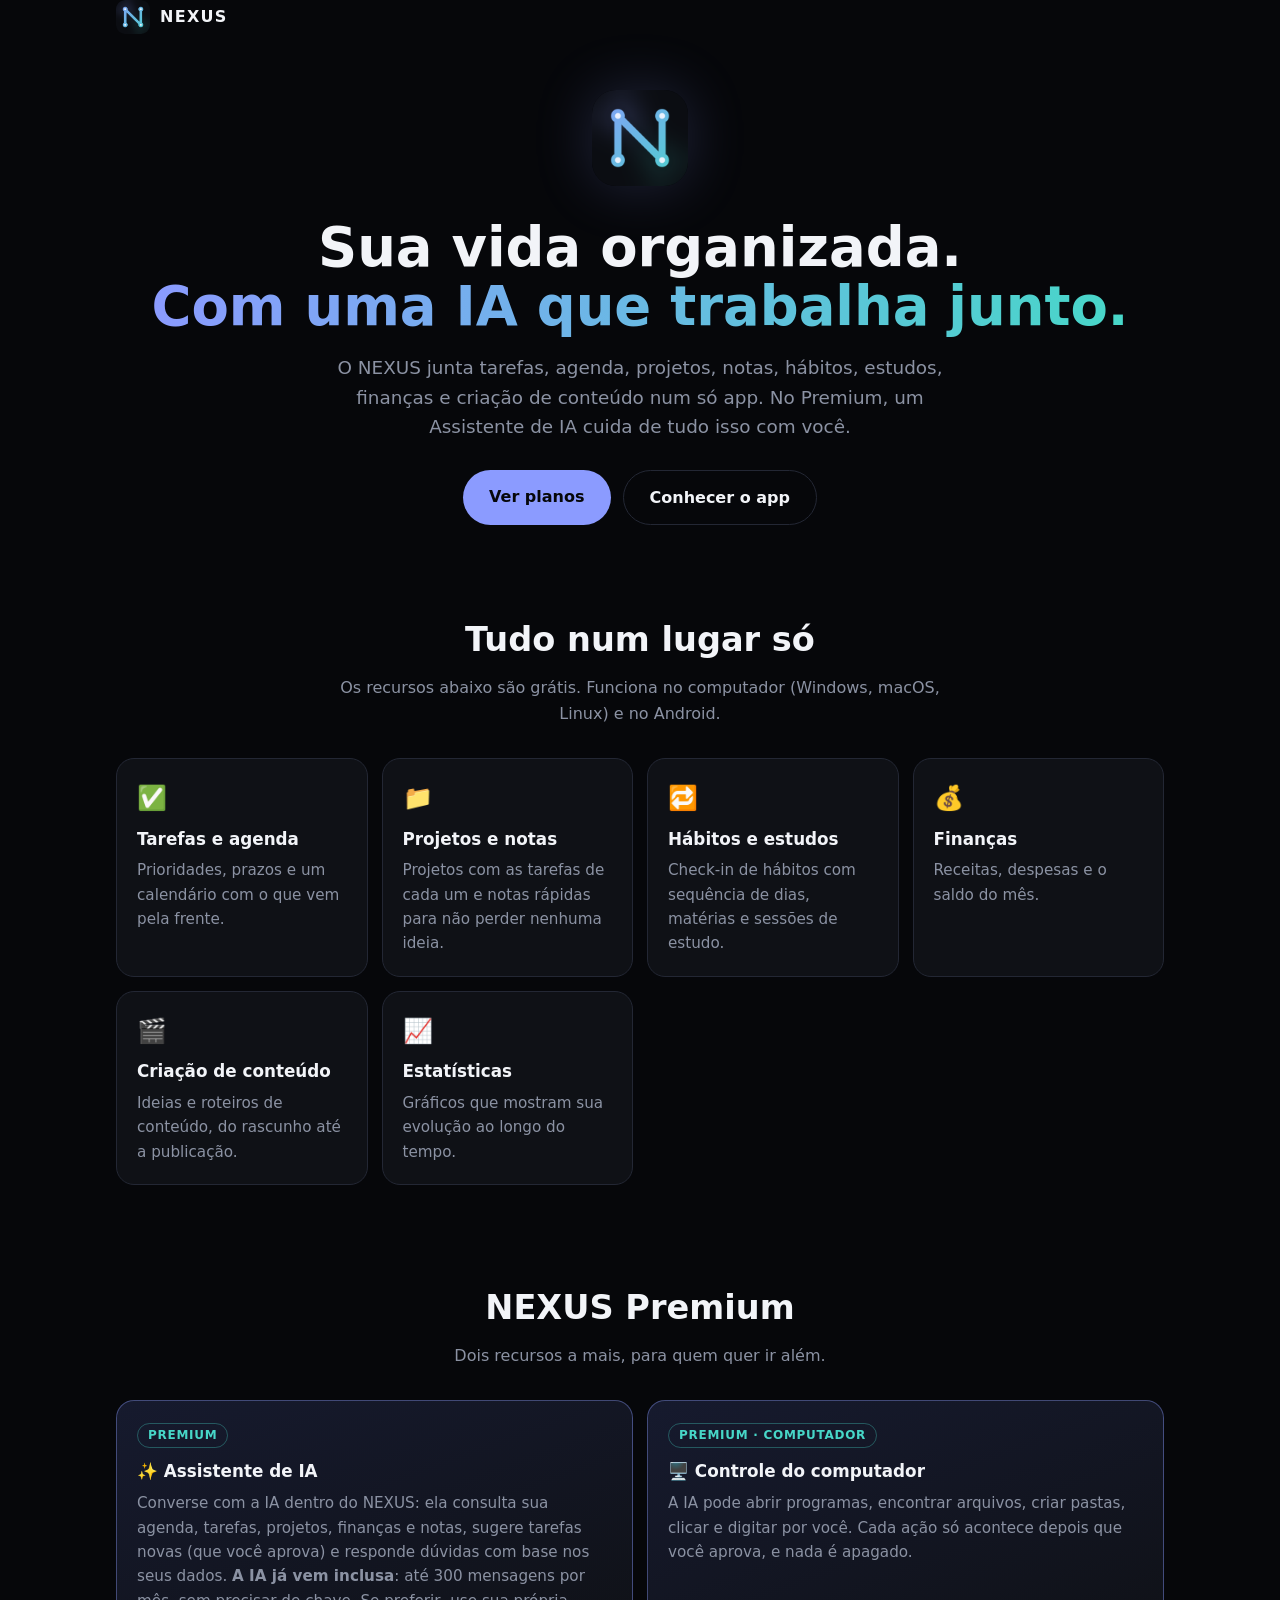
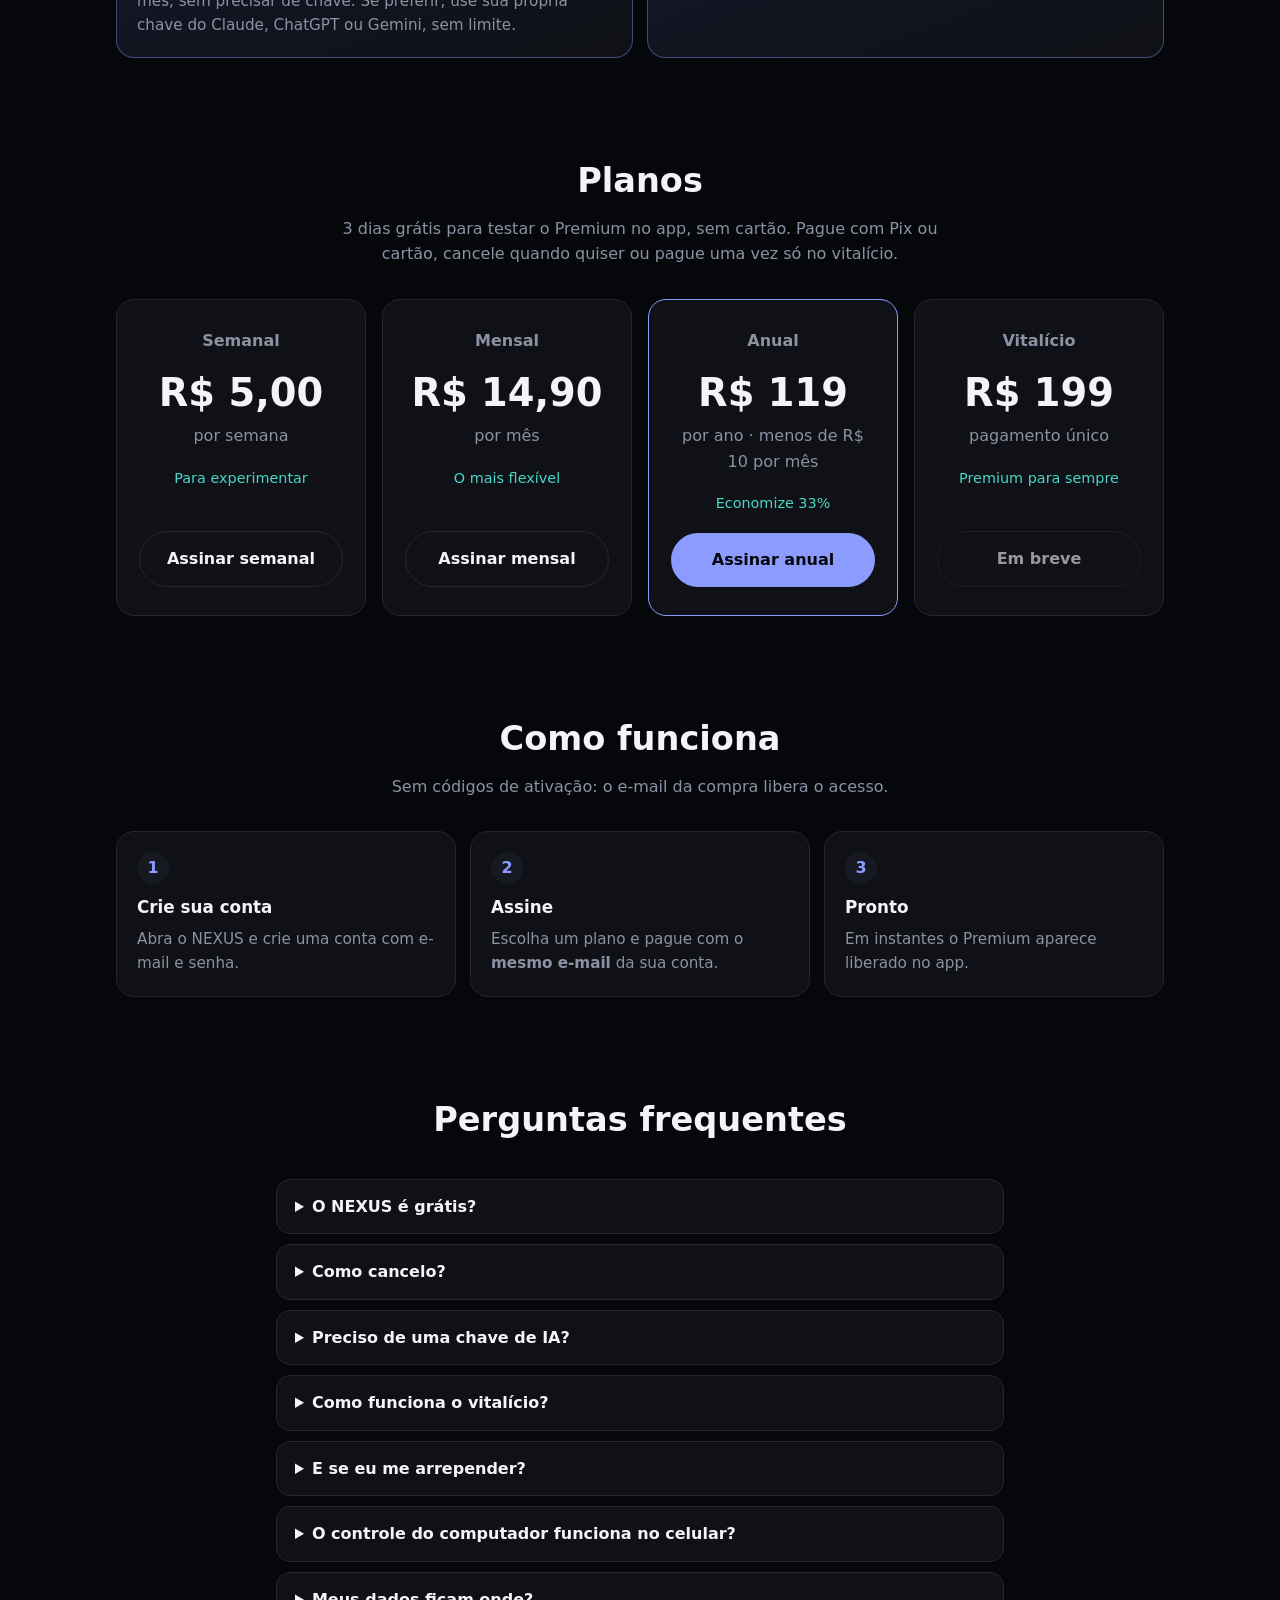
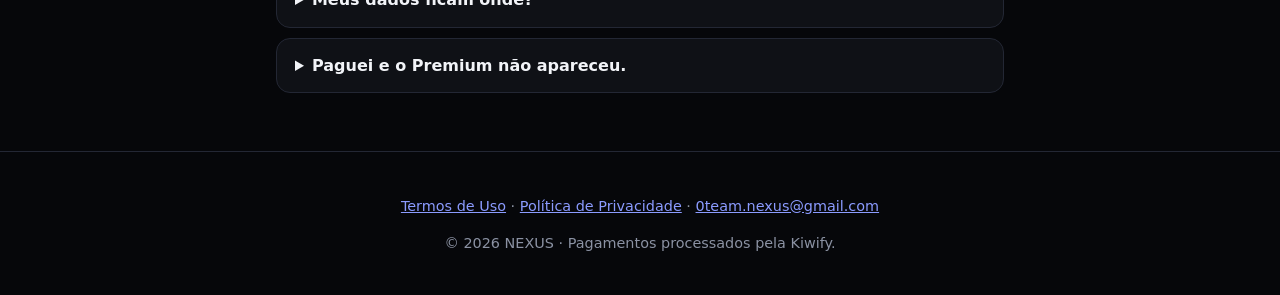
<file: index.html>
<!doctype html>
<html lang="pt-BR">
<head>
<meta charset="utf-8">
<meta name="viewport" content="width=device-width, initial-scale=1">
<title>NEXUS — produtividade pessoal com IA</title>
<meta name="description" content="NEXUS organiza tarefas, agenda, projetos, notas, hábitos, estudos, finanças e criação de conteúdo. O NEXUS Premium libera o Assistente de IA e o controle do computador.">
<meta property="og:title" content="NEXUS — produtividade pessoal com IA">
<meta property="og:description" content="Sua rotina, finanças e projetos num só app. Premium com Assistente de IA a partir de R$ 5,00 por semana.">
<meta property="og:image" content="icon.png">
<link rel="icon" href="icon.png">
<style>
  :root {
    --bg: #06070A; --layer: #0F1116; --layer-2: #161922; --line: #232734;
    --text: #F2F4F8; --muted: #8B92A3; --accent: #8B9BFF; --accent-2: #47D7C8;
    --radius: 18px;
  }
  * { box-sizing: border-box; }
  html { scroll-behavior: smooth; }
  body {
    margin: 0; background: var(--bg); color: var(--text);
    font: 16px/1.6 system-ui, -apple-system, "Segoe UI", Roboto, sans-serif;
  }
  a { color: inherit; }
  .wrap { max-width: 1080px; margin: 0 auto; padding: 0 16px; }
  header { padding: 18px 0; }
  .brand { display: flex; align-items: center; gap: 10px; font-weight: 700; letter-spacing: .08em; }
  .brand img { width: 34px; height: 34px; border-radius: 9px; }
  .hero { padding: 56px 0 40px; text-align: center; }
  .hero img { width: 96px; height: 96px; border-radius: 24px; box-shadow: 0 0 60px #8B9BFF33; }
  h1 { font-size: clamp(2rem, 6vw, 3.4rem); line-height: 1.1; margin: 24px 0 16px; }
  h1 span {
    background: linear-gradient(90deg, var(--accent), var(--accent-2));
    -webkit-background-clip: text; background-clip: text; color: transparent;
  }
  .lead { color: var(--muted); font-size: 1.15rem; max-width: 640px; margin: 0 auto 28px; }
  .btn {
    display: inline-block; padding: 14px 26px; border-radius: 999px; font-weight: 600;
    text-decoration: none; background: var(--accent); color: #06070A; border: 0; cursor: pointer;
  }
  .btn.ghost { background: transparent; color: var(--text); border: 1px solid var(--line); }
  .btn-row { display: flex; gap: 12px; justify-content: center; flex-wrap: wrap; }
  section { padding: 48px 0; }
  h2 { font-size: clamp(1.5rem, 4vw, 2.1rem); margin: 0 0 8px; text-align: center; }
  .sub { color: var(--muted); text-align: center; margin: 0 auto 32px; max-width: 620px; }
  .grid { display: grid; gap: 14px; grid-template-columns: repeat(auto-fit, minmax(220px, 1fr)); }
  .card { background: var(--layer); border: 1px solid var(--line); border-radius: var(--radius); padding: 20px; }
  .card h3 { margin: 0 0 6px; font-size: 1.05rem; }
  .card p { margin: 0; color: var(--muted); font-size: .95rem; }
  .ico { font-size: 1.5rem; margin-bottom: 8px; display: block; }
  .premium { border-color: #8B9BFF66; background: linear-gradient(160deg, #161a2e, var(--layer)); }
  .tag {
    display: inline-block; font-size: .75rem; font-weight: 700; letter-spacing: .06em; text-transform: uppercase;
    color: var(--accent-2); border: 1px solid #47D7C855; border-radius: 999px; padding: 2px 10px; margin-bottom: 10px;
  }
  .plans { display: grid; gap: 16px; grid-template-columns: repeat(auto-fit, minmax(220px, 1fr)); align-items: stretch; }
  .plan { display: flex; flex-direction: column; text-align: center; padding: 28px 22px; }
  .plan .name { font-weight: 600; color: var(--muted); }
  .plan .price { font-size: 2.4rem; font-weight: 800; margin: 8px 0 0; }
  .plan .per { color: var(--muted); margin-bottom: 18px; }
  .plan .note { color: var(--accent-2); font-size: .9rem; min-height: 1.5em; margin-bottom: 18px; }
  .plan .btn { margin-top: auto; }
  .plan.best { border-color: var(--accent); }
  .steps { counter-reset: s; display: grid; gap: 14px; grid-template-columns: repeat(auto-fit, minmax(220px, 1fr)); }
  .steps .card::before {
    counter-increment: s; content: counter(s); display: inline-grid; place-items: center;
    width: 32px; height: 32px; border-radius: 50%; background: var(--layer-2); color: var(--accent);
    font-weight: 700; margin-bottom: 10px;
  }
  details { background: var(--layer); border: 1px solid var(--line); border-radius: 14px; padding: 14px 18px; margin-bottom: 10px; }
  summary { cursor: pointer; font-weight: 600; }
  details p { color: var(--muted); margin: 10px 0 0; }
  .faq { max-width: 760px; margin: 0 auto; }
  footer { border-top: 1px solid var(--line); padding: 28px 0 40px; color: var(--muted); font-size: .9rem; text-align: center; }
  footer a, details a { color: var(--accent); }
  .soon { color: var(--muted); font-size: .9rem; margin-top: 10px; text-align: center; }
</style>
</head>
<body>
<header class="wrap">
  <div class="brand"><img src="icon.png" alt="">NEXUS</div>
</header>

<main>
  <div class="wrap hero">
    <img src="icon.png" alt="Ícone do NEXUS">
    <h1>Sua vida organizada.<br><span>Com uma IA que trabalha junto.</span></h1>
    <p class="lead">O NEXUS junta tarefas, agenda, projetos, notas, hábitos, estudos, finanças e criação de conteúdo num só app. No Premium, um Assistente de IA cuida de tudo isso com você.</p>
    <div class="btn-row">
      <a class="btn" href="#planos">Ver planos</a>
      <a class="btn ghost" href="#recursos">Conhecer o app</a>
    </div>
  </div>

  <section id="recursos">
    <div class="wrap">
      <h2>Tudo num lugar só</h2>
      <p class="sub">Os recursos abaixo são grátis. Funciona no computador (Windows, macOS, Linux) e no Android.</p>
      <div class="grid">
        <div class="card"><span class="ico">✅</span><h3>Tarefas e agenda</h3><p>Prioridades, prazos e um calendário com o que vem pela frente.</p></div>
        <div class="card"><span class="ico">📁</span><h3>Projetos e notas</h3><p>Projetos com as tarefas de cada um e notas rápidas para não perder nenhuma ideia.</p></div>
        <div class="card"><span class="ico">🔁</span><h3>Hábitos e estudos</h3><p>Check-in de hábitos com sequência de dias, matérias e sessões de estudo.</p></div>
        <div class="card"><span class="ico">💰</span><h3>Finanças</h3><p>Receitas, despesas e o saldo do mês.</p></div>
        <div class="card"><span class="ico">🎬</span><h3>Criação de conteúdo</h3><p>Ideias e roteiros de conteúdo, do rascunho até a publicação.</p></div>
        <div class="card"><span class="ico">📈</span><h3>Estatísticas</h3><p>Gráficos que mostram sua evolução ao longo do tempo.</p></div>
      </div>
    </div>
  </section>

  <section>
    <div class="wrap">
      <h2>NEXUS Premium</h2>
      <p class="sub">Dois recursos a mais, para quem quer ir além.</p>
      <div class="grid">
        <div class="card premium">
          <span class="tag">Premium</span>
          <h3>✨ Assistente de IA</h3>
          <p>Converse com a IA dentro do NEXUS: ela consulta sua agenda, tarefas, projetos, finanças e notas, sugere tarefas novas (que você aprova) e responde dúvidas com base nos seus dados. <strong>A IA já vem inclusa</strong>: até 300 mensagens por mês, sem precisar de chave. Se preferir, use sua própria chave do Claude, ChatGPT ou Gemini, sem limite.</p>
        </div>
        <div class="card premium">
          <span class="tag">Premium · Computador</span>
          <h3>🖥️ Controle do computador</h3>
          <p>A IA pode abrir programas, encontrar arquivos, criar pastas, clicar e digitar por você. Cada ação só acontece depois que você aprova, e nada é apagado.</p>
        </div>
      </div>
    </div>
  </section>

  <section id="planos">
    <div class="wrap">
      <h2>Planos</h2>
      <p class="sub">3 dias grátis para testar o Premium no app, sem cartão. Pague com Pix ou cartão, cancele quando quiser ou pague uma vez só no vitalício.</p>
      <div class="plans">
        <div class="card plan">
          <div class="name">Semanal</div>
          <div class="price">R$ 5,00</div>
          <div class="per">por semana</div>
          <div class="note">Para experimentar</div>
          <a class="btn ghost" data-plan="weekly" href="#planos">Assinar semanal</a>
        </div>
        <div class="card plan">
          <div class="name">Mensal</div>
          <div class="price">R$ 14,90</div>
          <div class="per">por mês</div>
          <div class="note">O mais flexível</div>
          <a class="btn ghost" data-plan="monthly" href="#planos">Assinar mensal</a>
        </div>
        <div class="card plan best">
          <div class="name">Anual</div>
          <div class="price">R$ 119</div>
          <div class="per">por ano · menos de R$ 10 por mês</div>
          <div class="note">Economize 33%</div>
          <a class="btn" data-plan="annual" href="#planos">Assinar anual</a>
        </div>
        <div class="card plan">
          <div class="name">Vitalício</div>
          <div class="price">R$ 199</div>
          <div class="per">pagamento único</div>
          <div class="note">Premium para sempre</div>
          <a class="btn ghost" data-plan="lifetime" href="#planos">Comprar vitalício</a>
        </div>
      </div>
      <p class="soon" id="soon">Os pagamentos estão sendo ativados. Volte em breve.</p>
    </div>
  </section>

  <section>
    <div class="wrap">
      <h2>Como funciona</h2>
      <p class="sub">Sem códigos de ativação: o e-mail da compra libera o acesso.</p>
      <div class="steps">
        <div class="card"><h3>Crie sua conta</h3><p>Abra o NEXUS e crie uma conta com e-mail e senha.</p></div>
        <div class="card"><h3>Assine</h3><p>Escolha um plano e pague com o <strong>mesmo e-mail</strong> da sua conta.</p></div>
        <div class="card"><h3>Pronto</h3><p>Em instantes o Premium aparece liberado no app.</p></div>
      </div>
    </div>
  </section>

  <section>
    <div class="wrap faq">
      <h2>Perguntas frequentes</h2>
      <p class="sub"></p>
      <details><summary>O NEXUS é grátis?</summary><p>Sim. Tarefas, agenda, projetos, notas, hábitos, estudos, finanças, conteúdo e estatísticas são grátis. A assinatura libera só o Assistente de IA e o controle do computador.</p></details>
      <details><summary>Como cancelo?</summary><p>Pela área do cliente da Kiwify, a plataforma de pagamento, a qualquer momento. O Premium continua liberado até o fim do período que você já pagou.</p></details>
      <details><summary>Preciso de uma chave de IA?</summary><p>Não. O Premium já inclui a IA do NEXUS (Google Gemini), com até 300 mensagens por mês. Se quiser usar sem limite, dá para cadastrar sua própria chave do Claude, ChatGPT, Gemini ou outro compatível; ela fica guardada no cofre do seu aparelho.</p></details>
      <details><summary>Como funciona o vitalício?</summary><p>Você paga R$ 199 uma única vez e tem o Premium para sempre, sem mensalidade. A IA inclusa segue o mesmo limite de 300 mensagens por mês.</p></details>
      <details><summary>E se eu me arrepender?</summary><p>Você tem 7 dias depois da compra para pedir o dinheiro de volta, pela Kiwify ou pelo nosso e-mail de suporte.</p></details>
      <details><summary>O controle do computador funciona no celular?</summary><p>Não. Ele existe só nas versões para computador. No celular, o Premium libera o Assistente de IA.</p></details>
      <details><summary>Meus dados ficam onde?</summary><p>Tarefas, notas, finanças e o resto ficam salvos no seu próprio aparelho. Na nuvem fica só a sua conta e a situação da assinatura.</p></details>
      <details><summary>Paguei e o Premium não apareceu.</summary><p>Confira se usou na compra o mesmo e-mail da conta do NEXUS. Depois, em Conta, toque em "Atualizar status". Se não resolver, escreva para <a href="mailto:0team.nexus@gmail.com">0team.nexus@gmail.com</a>.</p></details>
    </div>
  </section>
</main>

<footer>
  <div class="wrap">
    <p><a href="termos.html">Termos de Uso</a> · <a href="privacidade.html">Política de Privacidade</a> · <a href="mailto:0team.nexus@gmail.com">0team.nexus@gmail.com</a></p>
    © 2026 NEXUS · Pagamentos processados pela Kiwify.
  </div>
</footer>

<script>
  // Links de pagamento da Kiwify (preencher quando os planos estiverem criados).
  const CHECKOUT = {
    weekly: "https://pay.kiwify.com.br/PDp45b3",
    monthly: "https://pay.kiwify.com.br/vgqqrRS",
    annual: "https://pay.kiwify.com.br/0bbmx6g",
    lifetime: "",
  };
  let anyLink = false;
  document.querySelectorAll("[data-plan]").forEach((a) => {
    const url = CHECKOUT[a.dataset.plan];
    if (url) { a.href = url; a.target = "_blank"; a.rel = "noopener"; anyLink = true; }
  });
  if (anyLink) document.getElementById("soon").remove();
  // Vitalício ainda sem link: o botão avisa em vez de não fazer nada.
  document.querySelectorAll("[data-plan]").forEach((a) => {
    if (!CHECKOUT[a.dataset.plan]) { a.textContent = "Em breve"; a.removeAttribute("href"); a.style.opacity = ".6"; }
  });
</script>
</body>
</html>
</file>
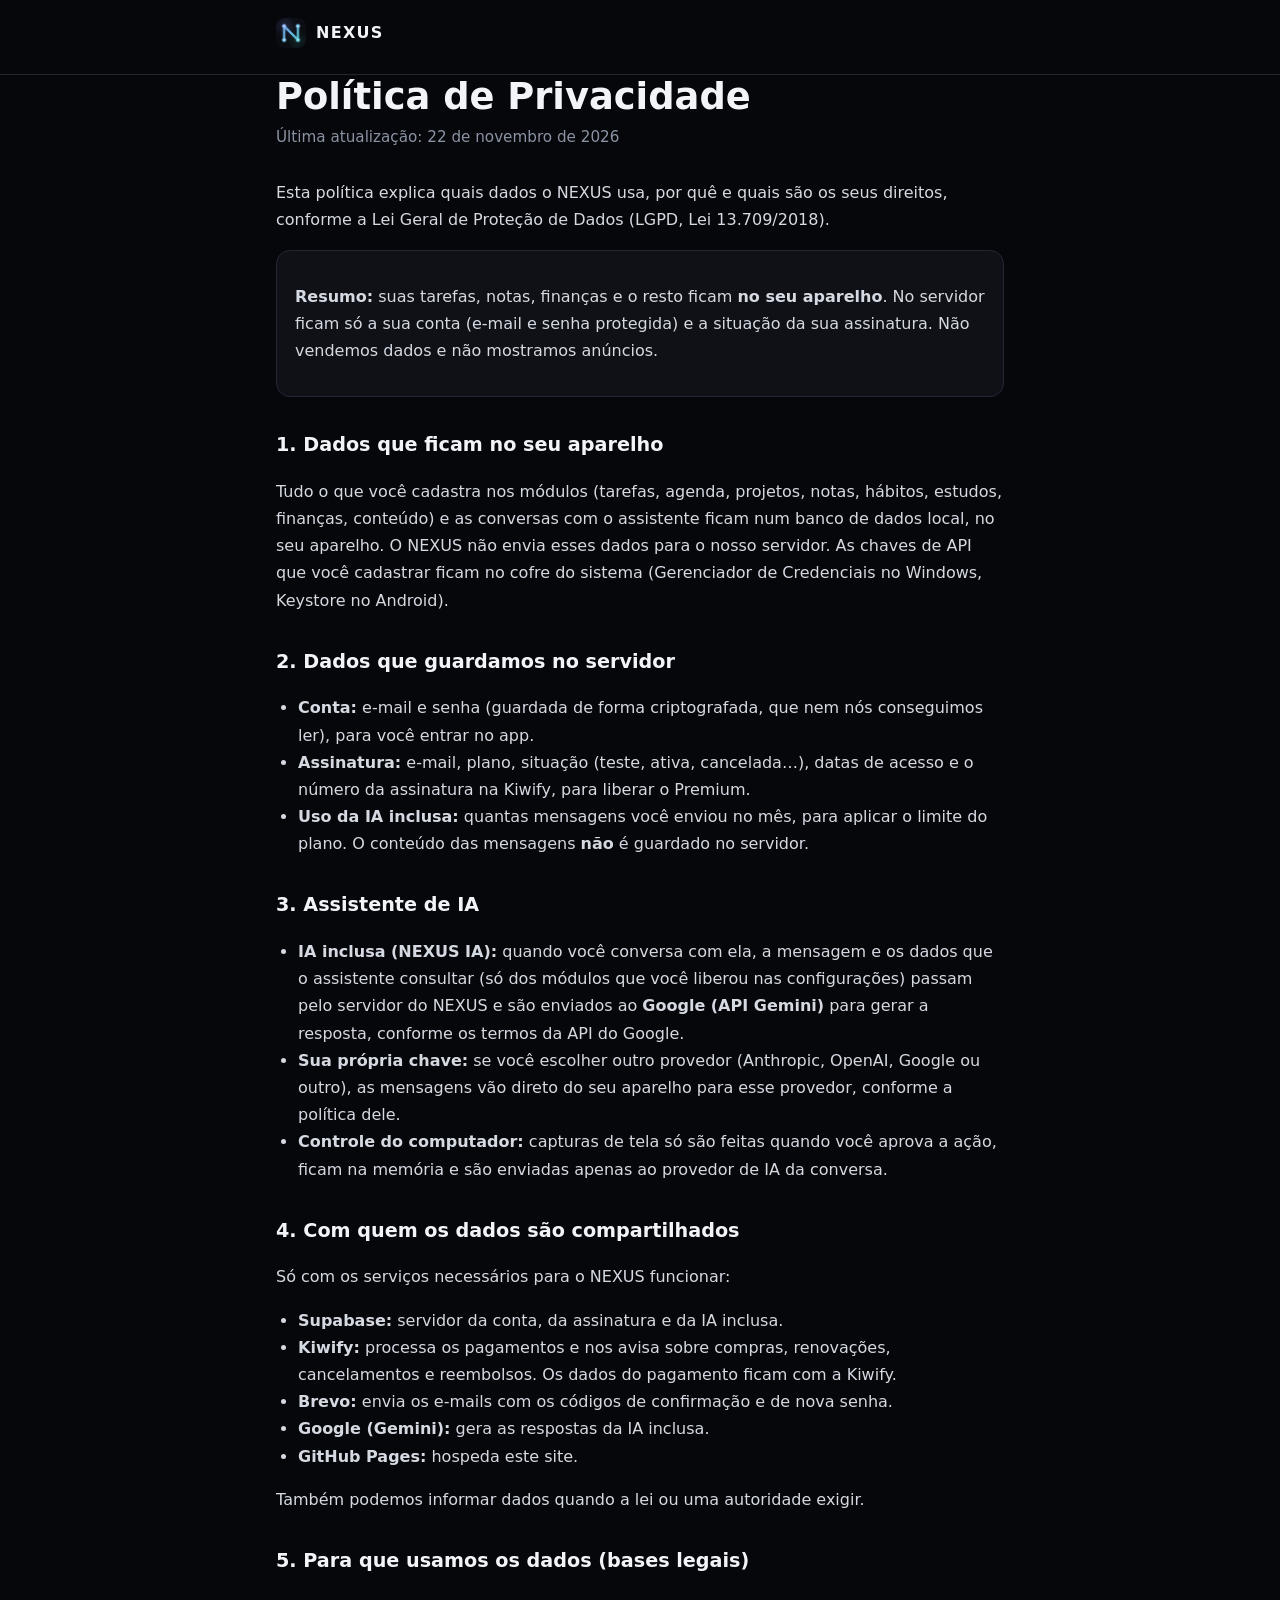
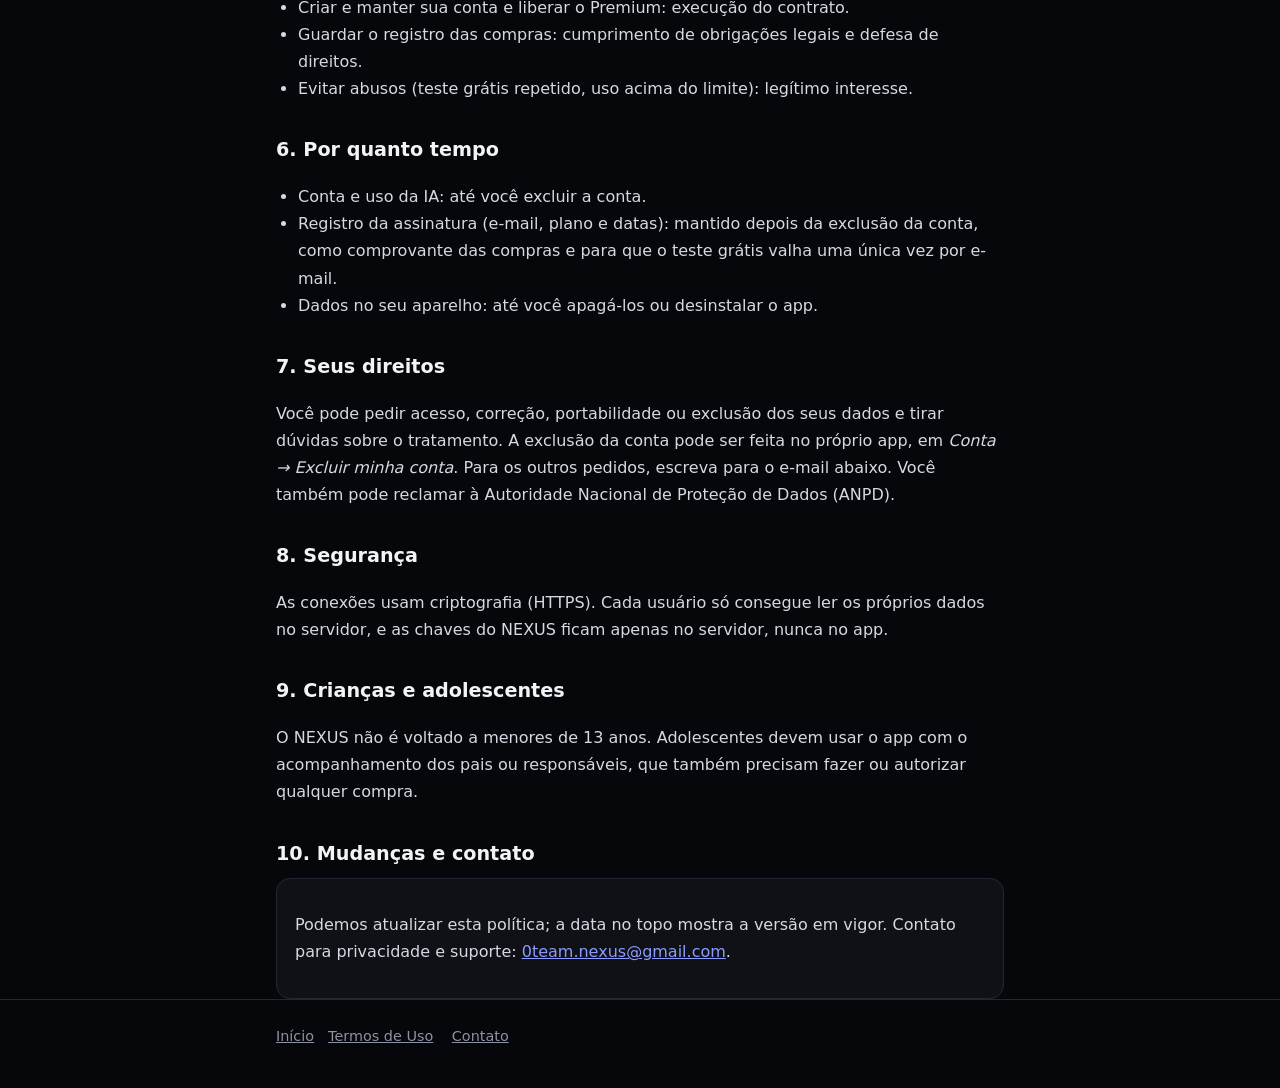
<file: privacidade.html>
<!doctype html>
<html lang="pt-BR">
<head>
<meta charset="utf-8">
<meta name="viewport" content="width=device-width, initial-scale=1">
<title>NEXUS — Política de Privacidade</title>
<link rel="icon" href="icon.png">
<link rel="stylesheet" href="legal.css">
</head>
<body>
<header><div class="wrap"><a class="brand" href="./"><img src="icon.png" alt="">NEXUS</a></div></header>
<main class="wrap">
  <h1>Política de Privacidade</h1>
  <p class="updated">Última atualização: 22 de novembro de 2026</p>

  <p>Esta política explica quais dados o NEXUS usa, por quê e quais são os seus direitos, conforme a Lei
  Geral de Proteção de Dados (LGPD, Lei 13.709/2018).</p>

  <div class="box">
    <p><strong>Resumo:</strong> suas tarefas, notas, finanças e o resto ficam <strong>no seu
    aparelho</strong>. No servidor ficam só a sua conta (e-mail e senha protegida) e a situação da sua
    assinatura. Não vendemos dados e não mostramos anúncios.</p>
  </div>

  <h2>1. Dados que ficam no seu aparelho</h2>
  <p>Tudo o que você cadastra nos módulos (tarefas, agenda, projetos, notas, hábitos, estudos, finanças,
  conteúdo) e as conversas com o assistente ficam num banco de dados local, no seu aparelho. O NEXUS não
  envia esses dados para o nosso servidor. As chaves de API que você cadastrar ficam no cofre do sistema
  (Gerenciador de Credenciais no Windows, Keystore no Android).</p>

  <h2>2. Dados que guardamos no servidor</h2>
  <ul>
    <li><strong>Conta:</strong> e-mail e senha (guardada de forma criptografada, que nem nós conseguimos
    ler), para você entrar no app.</li>
    <li><strong>Assinatura:</strong> e-mail, plano, situação (teste, ativa, cancelada…), datas de acesso e
    o número da assinatura na Kiwify, para liberar o Premium.</li>
    <li><strong>Uso da IA inclusa:</strong> quantas mensagens você enviou no mês, para aplicar o limite do
    plano. O conteúdo das mensagens <strong>não</strong> é guardado no servidor.</li>
  </ul>

  <h2>3. Assistente de IA</h2>
  <ul>
    <li><strong>IA inclusa (NEXUS IA):</strong> quando você conversa com ela, a mensagem e os dados que o
    assistente consultar (só dos módulos que você liberou nas configurações) passam pelo servidor do NEXUS
    e são enviados ao <strong>Google (API Gemini)</strong> para gerar a resposta, conforme os termos da API
    do Google.</li>
    <li><strong>Sua própria chave:</strong> se você escolher outro provedor (Anthropic, OpenAI, Google ou
    outro), as mensagens vão direto do seu aparelho para esse provedor, conforme a política dele.</li>
    <li><strong>Controle do computador:</strong> capturas de tela só são feitas quando você aprova a ação,
    ficam na memória e são enviadas apenas ao provedor de IA da conversa.</li>
  </ul>

  <h2>4. Com quem os dados são compartilhados</h2>
  <p>Só com os serviços necessários para o NEXUS funcionar:</p>
  <ul>
    <li><strong>Supabase:</strong> servidor da conta, da assinatura e da IA inclusa.</li>
    <li><strong>Kiwify:</strong> processa os pagamentos e nos avisa sobre compras, renovações,
    cancelamentos e reembolsos. Os dados do pagamento ficam com a Kiwify.</li>
    <li><strong>Brevo:</strong> envia os e-mails com os códigos de confirmação e de nova senha.</li>
    <li><strong>Google (Gemini):</strong> gera as respostas da IA inclusa.</li>
    <li><strong>GitHub Pages:</strong> hospeda este site.</li>
  </ul>
  <p>Também podemos informar dados quando a lei ou uma autoridade exigir.</p>

  <h2>5. Para que usamos os dados (bases legais)</h2>
  <ul>
    <li>Criar e manter sua conta e liberar o Premium: execução do contrato.</li>
    <li>Guardar o registro das compras: cumprimento de obrigações legais e defesa de direitos.</li>
    <li>Evitar abusos (teste grátis repetido, uso acima do limite): legítimo interesse.</li>
  </ul>

  <h2>6. Por quanto tempo</h2>
  <ul>
    <li>Conta e uso da IA: até você excluir a conta.</li>
    <li>Registro da assinatura (e-mail, plano e datas): mantido depois da exclusão da conta, como
    comprovante das compras e para que o teste grátis valha uma única vez por e-mail.</li>
    <li>Dados no seu aparelho: até você apagá-los ou desinstalar o app.</li>
  </ul>

  <h2>7. Seus direitos</h2>
  <p>Você pode pedir acesso, correção, portabilidade ou exclusão dos seus dados e tirar dúvidas sobre o
  tratamento. A exclusão da conta pode ser feita no próprio app, em <em>Conta → Excluir minha
  conta</em>. Para os outros pedidos, escreva para o e-mail abaixo. Você também pode reclamar à
  Autoridade Nacional de Proteção de Dados (ANPD).</p>

  <h2>8. Segurança</h2>
  <p>As conexões usam criptografia (HTTPS). Cada usuário só consegue ler os próprios dados no servidor, e
  as chaves do NEXUS ficam apenas no servidor, nunca no app.</p>

  <h2>9. Crianças e adolescentes</h2>
  <p>O NEXUS não é voltado a menores de 13 anos. Adolescentes devem usar o app com o acompanhamento dos
  pais ou responsáveis, que também precisam fazer ou autorizar qualquer compra.</p>

  <h2>10. Mudanças e contato</h2>
  <div class="box">
    <p>Podemos atualizar esta política; a data no topo mostra a versão em vigor. Contato para privacidade
    e suporte: <a href="mailto:0team.nexus@gmail.com">0team.nexus@gmail.com</a>.</p>
  </div>
</main>
<footer><div class="wrap">
  <a href="./">Início</a><a href="termos.html">Termos de Uso</a>
  <a href="mailto:0team.nexus@gmail.com">Contato</a>
</div></footer>
</body>
</html>
</file>
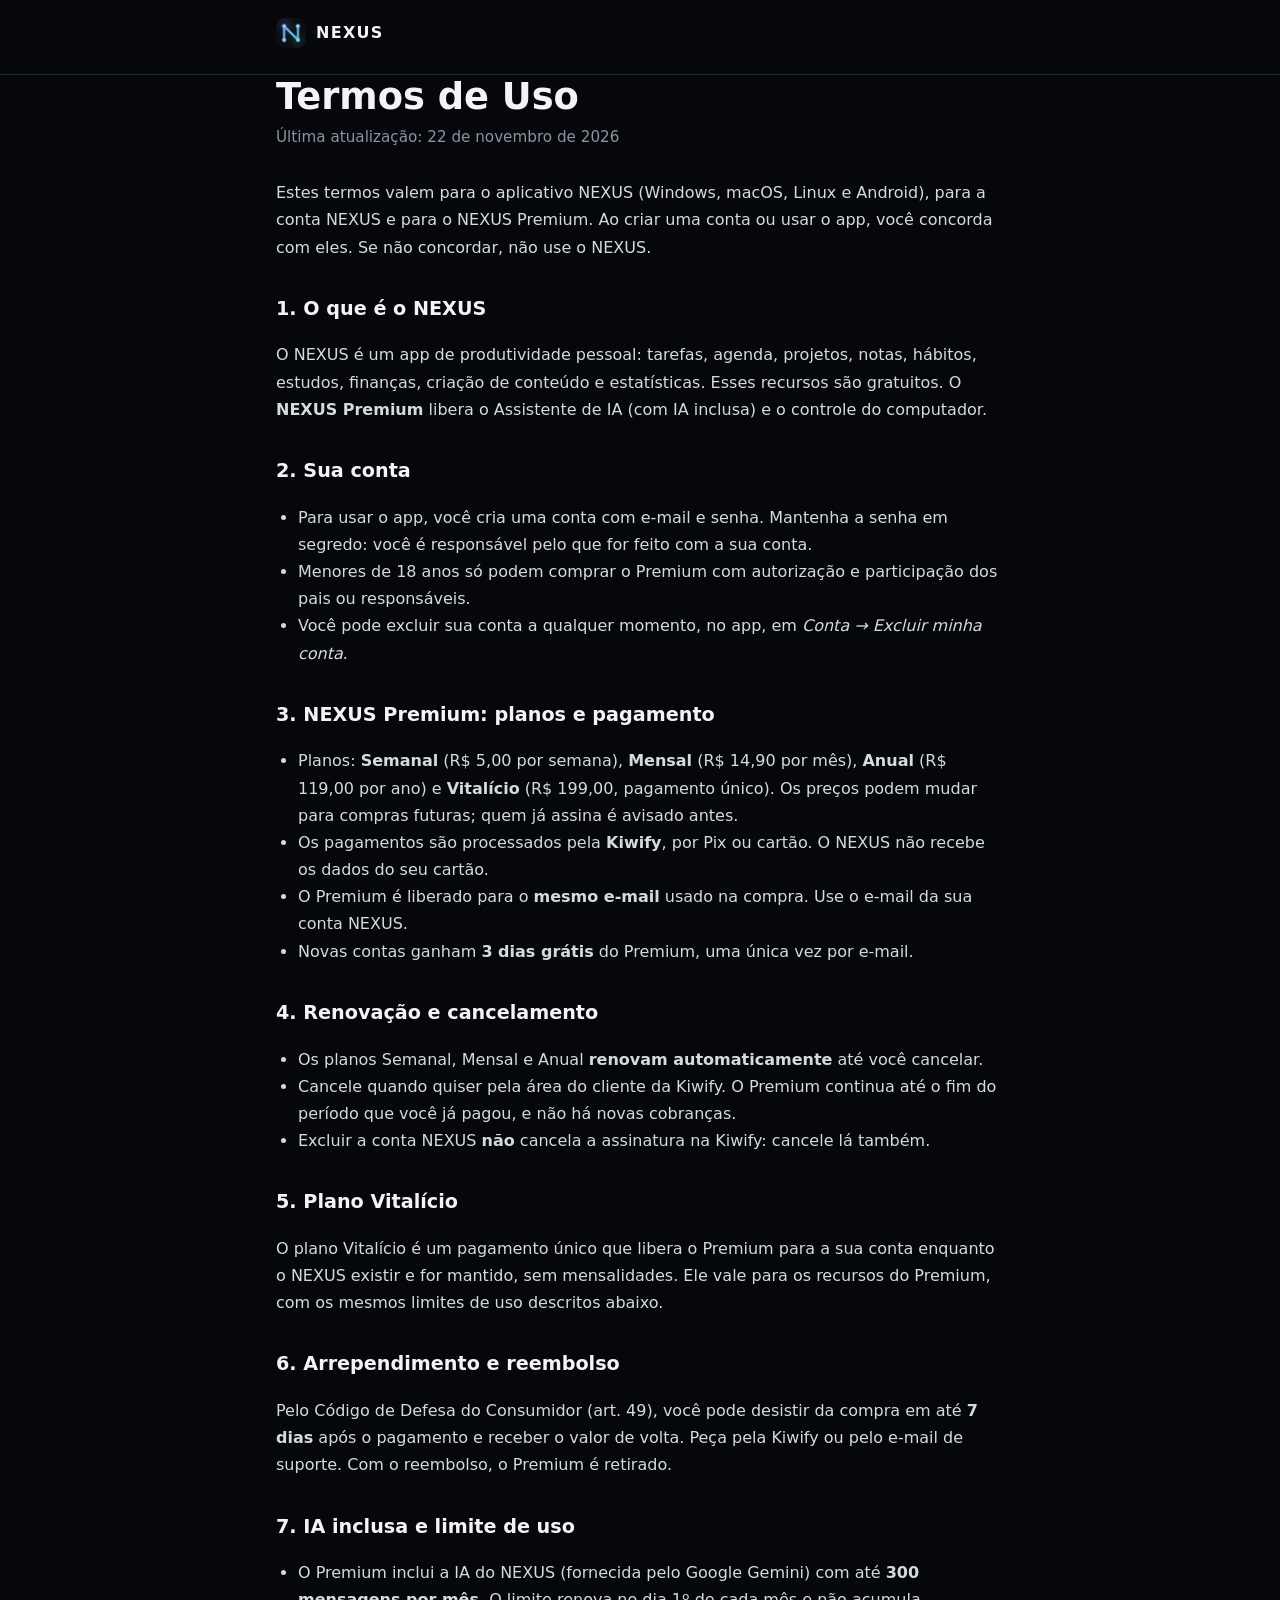
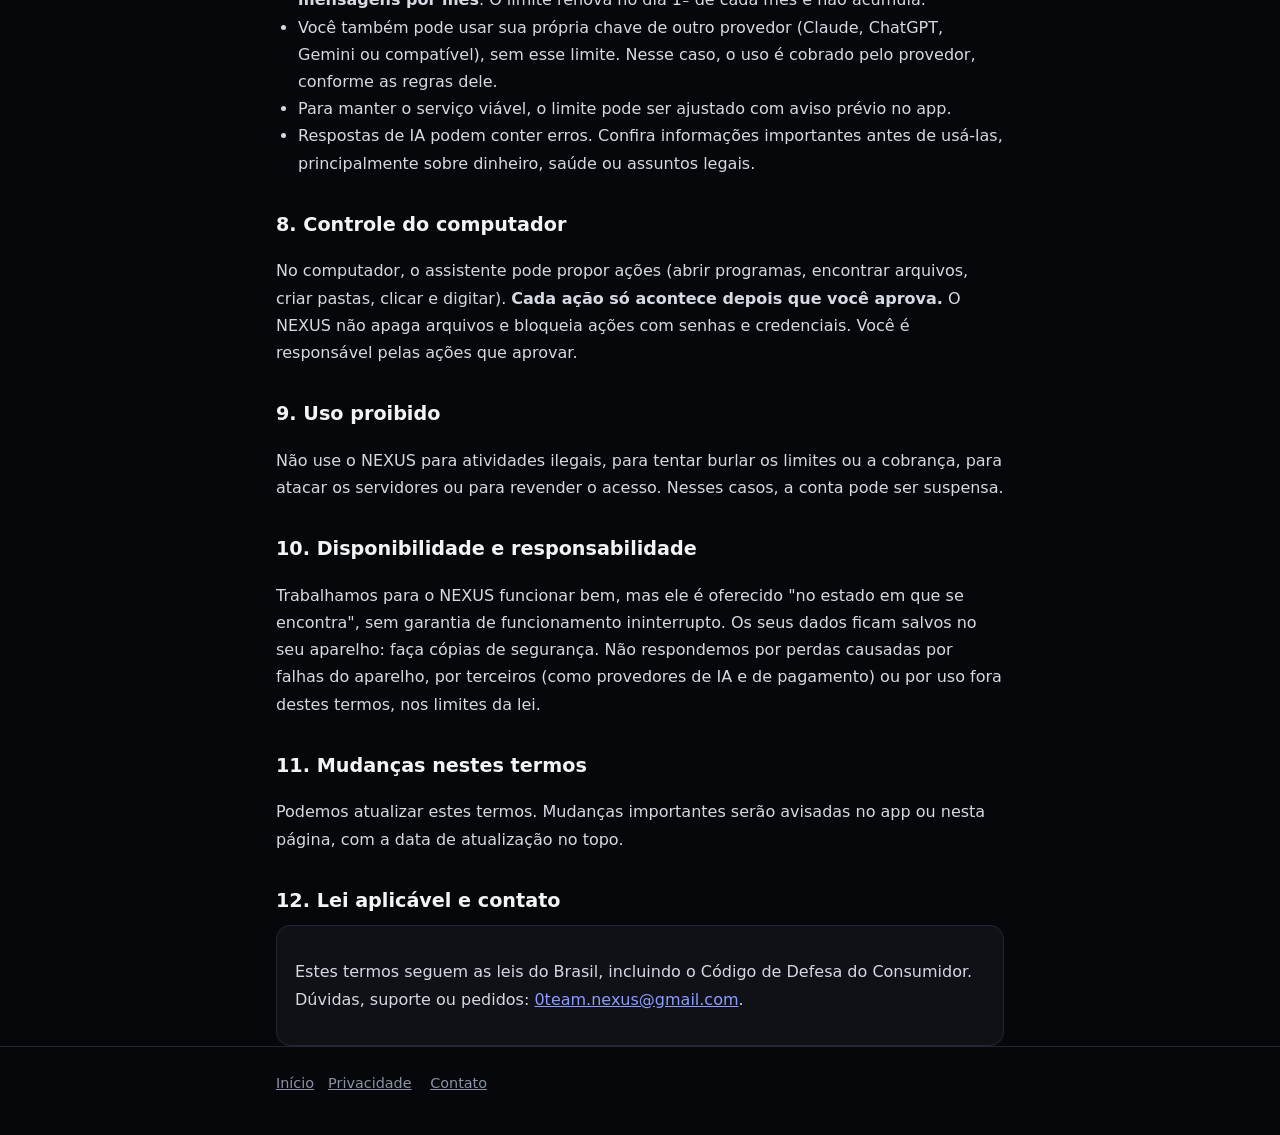
<file: termos.html>
<!doctype html>
<html lang="pt-BR">
<head>
<meta charset="utf-8">
<meta name="viewport" content="width=device-width, initial-scale=1">
<title>NEXUS — Termos de Uso</title>
<link rel="icon" href="icon.png">
<link rel="stylesheet" href="legal.css">
</head>
<body>
<header><div class="wrap"><a class="brand" href="./"><img src="icon.png" alt="">NEXUS</a></div></header>
<main class="wrap">
  <h1>Termos de Uso</h1>
  <p class="updated">Última atualização: 22 de novembro de 2026</p>

  <p>Estes termos valem para o aplicativo NEXUS (Windows, macOS, Linux e Android), para a conta NEXUS e
  para o NEXUS Premium. Ao criar uma conta ou usar o app, você concorda com eles. Se não concordar, não
  use o NEXUS.</p>

  <h2>1. O que é o NEXUS</h2>
  <p>O NEXUS é um app de produtividade pessoal: tarefas, agenda, projetos, notas, hábitos, estudos,
  finanças, criação de conteúdo e estatísticas. Esses recursos são gratuitos. O <strong>NEXUS
  Premium</strong> libera o Assistente de IA (com IA inclusa) e o controle do computador.</p>

  <h2>2. Sua conta</h2>
  <ul>
    <li>Para usar o app, você cria uma conta com e-mail e senha. Mantenha a senha em segredo: você é
    responsável pelo que for feito com a sua conta.</li>
    <li>Menores de 18 anos só podem comprar o Premium com autorização e participação dos pais ou
    responsáveis.</li>
    <li>Você pode excluir sua conta a qualquer momento, no app, em <em>Conta → Excluir minha conta</em>.</li>
  </ul>

  <h2>3. NEXUS Premium: planos e pagamento</h2>
  <ul>
    <li>Planos: <strong>Semanal</strong> (R$ 5,00 por semana), <strong>Mensal</strong> (R$ 14,90 por mês),
    <strong>Anual</strong> (R$ 119,00 por ano) e <strong>Vitalício</strong> (R$ 199,00, pagamento único).
    Os preços podem mudar para compras futuras; quem já assina é avisado antes.</li>
    <li>Os pagamentos são processados pela <strong>Kiwify</strong>, por Pix ou cartão. O NEXUS não recebe
    os dados do seu cartão.</li>
    <li>O Premium é liberado para o <strong>mesmo e-mail</strong> usado na compra. Use o e-mail da sua
    conta NEXUS.</li>
    <li>Novas contas ganham <strong>3 dias grátis</strong> do Premium, uma única vez por e-mail.</li>
  </ul>

  <h2>4. Renovação e cancelamento</h2>
  <ul>
    <li>Os planos Semanal, Mensal e Anual <strong>renovam automaticamente</strong> até você cancelar.</li>
    <li>Cancele quando quiser pela área do cliente da Kiwify. O Premium continua até o fim do período que
    você já pagou, e não há novas cobranças.</li>
    <li>Excluir a conta NEXUS <strong>não</strong> cancela a assinatura na Kiwify: cancele lá também.</li>
  </ul>

  <h2>5. Plano Vitalício</h2>
  <p>O plano Vitalício é um pagamento único que libera o Premium para a sua conta enquanto o NEXUS
  existir e for mantido, sem mensalidades. Ele vale para os recursos do Premium, com os mesmos limites
  de uso descritos abaixo.</p>

  <h2>6. Arrependimento e reembolso</h2>
  <p>Pelo Código de Defesa do Consumidor (art. 49), você pode desistir da compra em até
  <strong>7 dias</strong> após o pagamento e receber o valor de volta. Peça pela Kiwify ou pelo e-mail
  de suporte. Com o reembolso, o Premium é retirado.</p>

  <h2>7. IA inclusa e limite de uso</h2>
  <ul>
    <li>O Premium inclui a IA do NEXUS (fornecida pelo Google Gemini) com até <strong>300 mensagens por
    mês</strong>. O limite renova no dia 1º de cada mês e não acumula.</li>
    <li>Você também pode usar sua própria chave de outro provedor (Claude, ChatGPT, Gemini ou compatível),
    sem esse limite. Nesse caso, o uso é cobrado pelo provedor, conforme as regras dele.</li>
    <li>Para manter o serviço viável, o limite pode ser ajustado com aviso prévio no app.</li>
    <li>Respostas de IA podem conter erros. Confira informações importantes antes de usá-las,
    principalmente sobre dinheiro, saúde ou assuntos legais.</li>
  </ul>

  <h2>8. Controle do computador</h2>
  <p>No computador, o assistente pode propor ações (abrir programas, encontrar arquivos, criar pastas,
  clicar e digitar). <strong>Cada ação só acontece depois que você aprova.</strong> O NEXUS não apaga
  arquivos e bloqueia ações com senhas e credenciais. Você é responsável pelas ações que aprovar.</p>

  <h2>9. Uso proibido</h2>
  <p>Não use o NEXUS para atividades ilegais, para tentar burlar os limites ou a cobrança, para atacar
  os servidores ou para revender o acesso. Nesses casos, a conta pode ser suspensa.</p>

  <h2>10. Disponibilidade e responsabilidade</h2>
  <p>Trabalhamos para o NEXUS funcionar bem, mas ele é oferecido "no estado em que se encontra", sem
  garantia de funcionamento ininterrupto. Os seus dados ficam salvos no seu aparelho: faça cópias de
  segurança. Não respondemos por perdas causadas por falhas do aparelho, por terceiros (como provedores
  de IA e de pagamento) ou por uso fora destes termos, nos limites da lei.</p>

  <h2>11. Mudanças nestes termos</h2>
  <p>Podemos atualizar estes termos. Mudanças importantes serão avisadas no app ou nesta página, com a
  data de atualização no topo.</p>

  <h2>12. Lei aplicável e contato</h2>
  <div class="box">
    <p>Estes termos seguem as leis do Brasil, incluindo o Código de Defesa do Consumidor.
    Dúvidas, suporte ou pedidos: <a href="mailto:0team.nexus@gmail.com">0team.nexus@gmail.com</a>.</p>
  </div>
</main>
<footer><div class="wrap">
  <a href="./">Início</a><a href="privacidade.html">Privacidade</a>
  <a href="mailto:0team.nexus@gmail.com">Contato</a>
</div></footer>
</body>
</html>
</file>
<file: legal.css>
:root {
  --bg: #06070A; --layer: #0F1116; --line: #232734;
  --text: #F2F4F8; --muted: #8B92A3; --accent: #8B9BFF;
}
* { box-sizing: border-box; }
body {
  margin: 0; background: var(--bg); color: var(--text);
  font: 16px/1.7 system-ui, -apple-system, "Segoe UI", Roboto, sans-serif;
}
.wrap { max-width: 760px; margin: 0 auto; padding: 0 16px; }
header { padding: 18px 0; border-bottom: 1px solid var(--line); }
.brand { display: inline-flex; align-items: center; gap: 10px; font-weight: 700; letter-spacing: .08em;
  color: inherit; text-decoration: none; }
.brand img { width: 30px; height: 30px; border-radius: 8px; }
main { padding: 32px 0 56px; }
h1 { font-size: clamp(1.7rem, 5vw, 2.3rem); line-height: 1.2; margin: 0 0 6px; }
.updated { color: var(--muted); margin: 0 0 28px; font-size: .95rem; }
h2 { font-size: 1.2rem; margin: 32px 0 8px; }
p, li { color: #D5D9E2; }
a { color: var(--accent); }
ul { padding-left: 22px; }
.box { background: var(--layer); border: 1px solid var(--line); border-radius: 14px; padding: 16px 18px; }
footer { border-top: 1px solid var(--line); padding: 24px 0 40px; color: var(--muted); font-size: .9rem; }
footer a { color: var(--muted); margin-right: 14px; }
</file>
